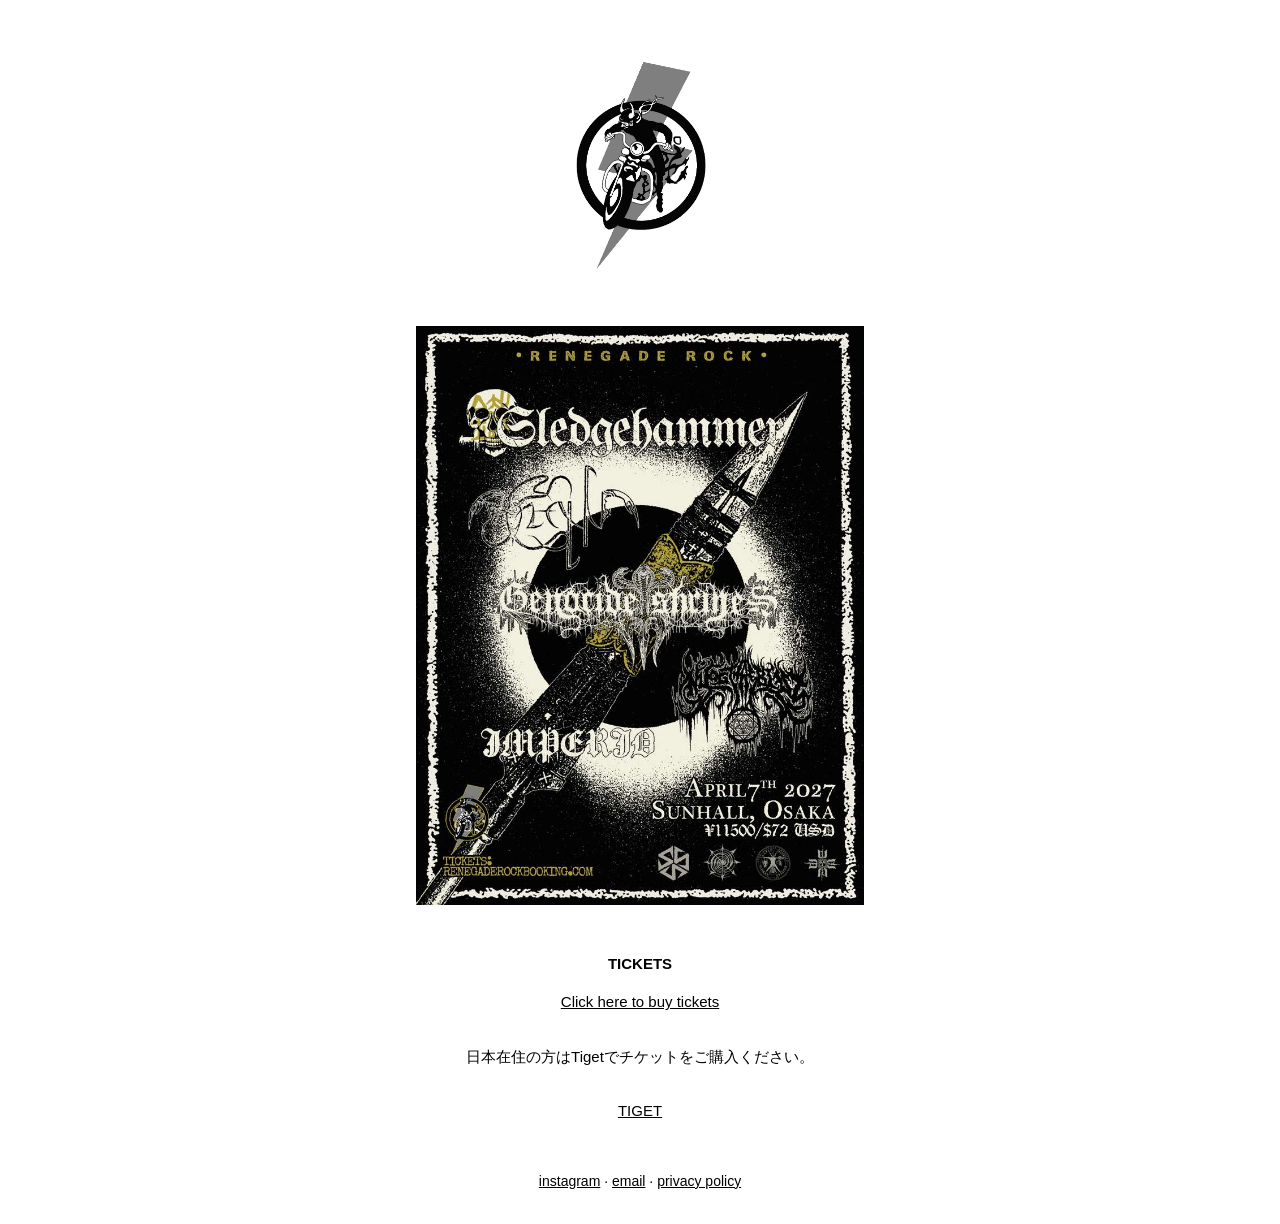
<file: index.html>
<!DOCTYPE html>
<html lang="en">
<head>
  <meta charset="UTF-8">
  <meta name="viewport" content="width=device-width, initial-scale=1.0">
  <!-- EDIT: browser tab title (usually same as event name) -->
  <title>Renegade Rock</title>
  <link rel="icon" href="favicon.png" type="image/png">
  <link rel="stylesheet" href="style.css">
</head>
<body>
  <main>
    <!-- EDIT: header emblem -->
    <img src="emblem.png" alt="Renegade Rock Booking" class="header-logo">

    <!-- EDIT: replace flyer.png with your own image (or change src below) -->
    <img src="flyer.png" alt="Flyer for Renegade Rock" class="flyer">

    <section class="tickets">
      <h2>TICKETS</h2>

      <!-- Ticket Tailor Widget. Paste this into your website where you want the widget to appear. Do not change the code or the widget may not work properly. -->
      <div class="tt-widget"><div class="tt-widget-fallback"><p><a href="https://tickets.renegaderockbooking.com/checkout/new-session/id/8358925/chk/b9d8/?ref=website_widget&show_search_filter=true&show_date_filter=true&show_sort=true" target="_blank">Click here to buy tickets</a><br /></p></div><script src="https://cdn.tickettailor.com/js/widgets/min/widget.js" data-url="https://tickets.renegaderockbooking.com/checkout/new-session/id/8358925/chk/b9d8/?ref=website_widget&show_search_filter=true&show_date_filter=true&show_sort=true" data-type="inline" data-inline-minimal="true" data-inline-show-logo="false" data-inline-bg-fill="true" data-inline-inherit-ref-from-url-param="" data-inline-ref="website_widget"></script></div>
      <!-- End of Ticket Tailor Widget -->

      <p>日本在住の方はTigetでチケットをご購入ください。</p>
      <p><a href="https://tiget.net/events/494856">TIGET</a></p>
    </section>

    <footer>
      <!-- EDIT: social and contact links -->
      <a href="https://instagram.com/renegaderokk">instagram</a>
      ·
      <a href="mailto:webmaster@renegaderockbooking.com">email</a>
      ·
      <a href="privacy.html">privacy policy</a>
    </footer>
  </main>
</body>
</html>
</file>
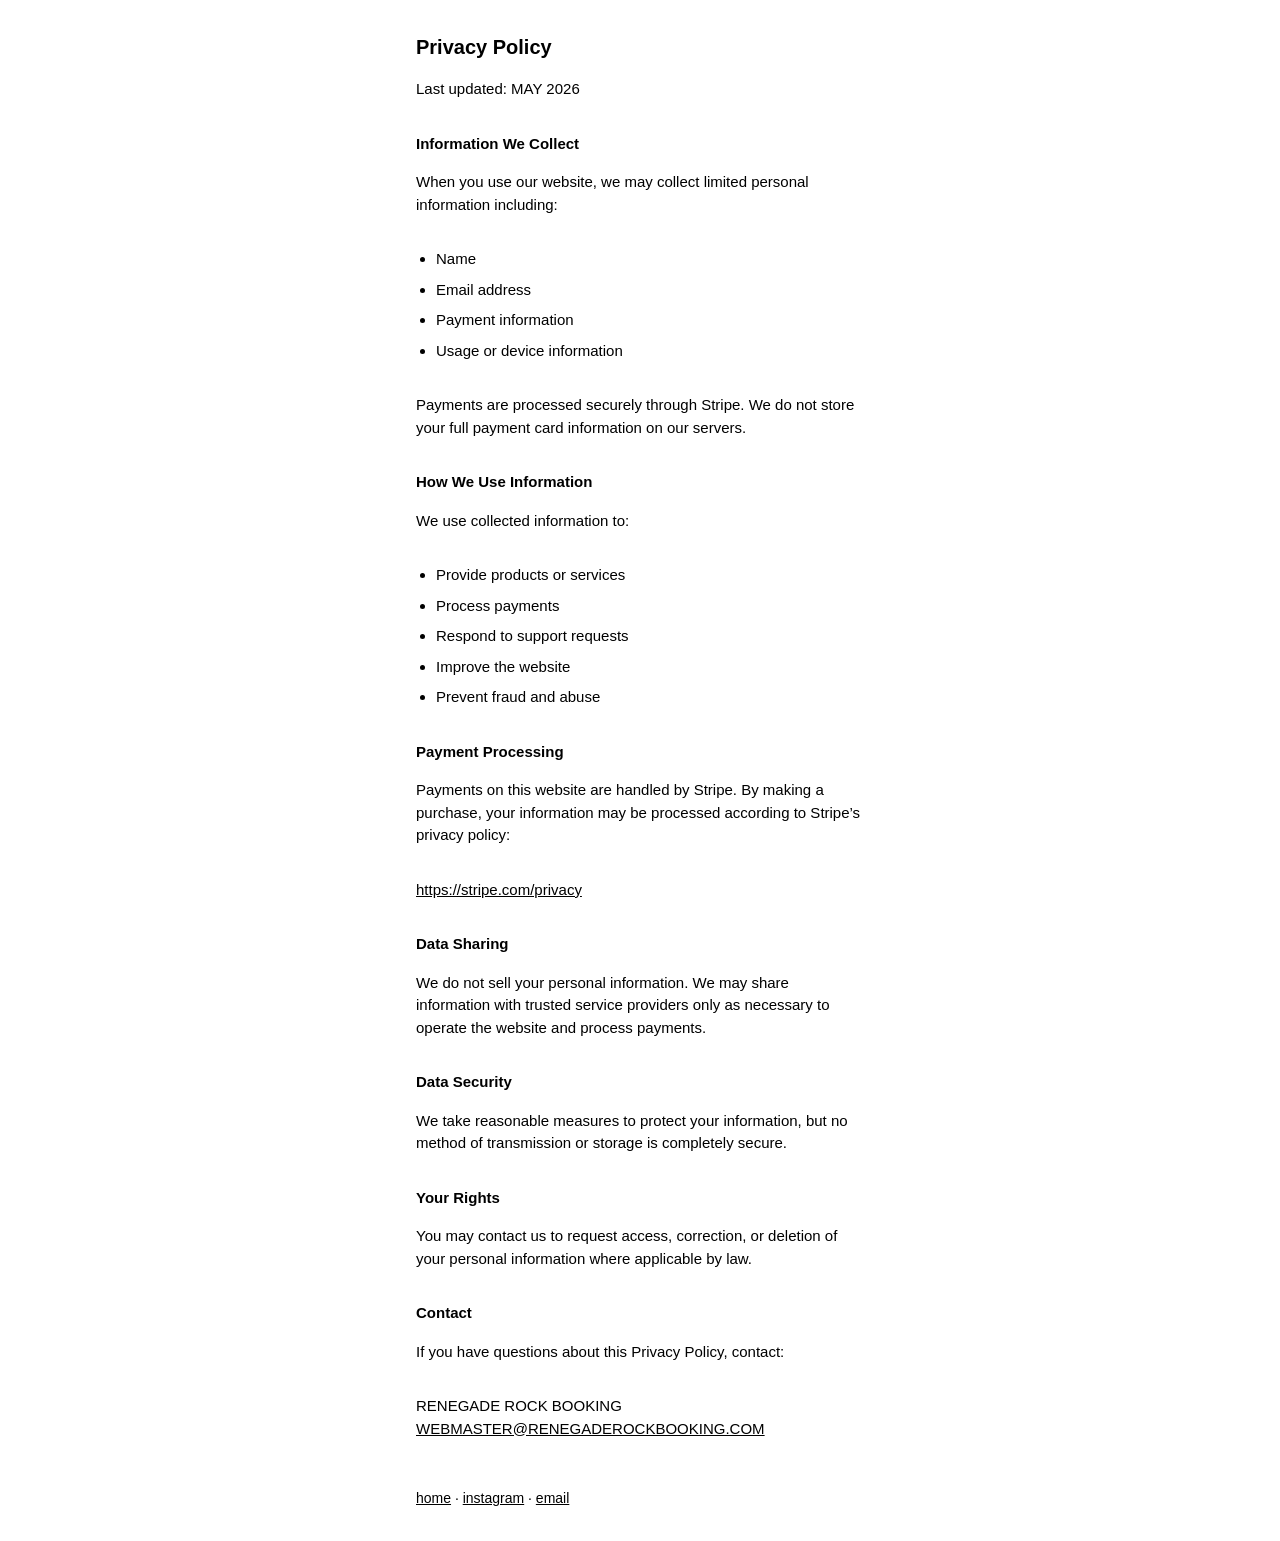
<file: privacy.html>
<!DOCTYPE html>
<html lang="en">
<head>
  <meta charset="UTF-8">
  <meta name="viewport" content="width=device-width, initial-scale=1.0">
  <title>Privacy Policy — Renegade Rock</title>
  <link rel="icon" href="favicon.png" type="image/png">
  <link rel="stylesheet" href="style.css">
</head>
<body>
  <main class="legal">
    <h1>Privacy Policy</h1>

    <p>Last updated: MAY 2026</p>

    <h2>Information We Collect</h2>
    <p>When you use our website, we may collect limited personal information including:</p>
    <ul>
      <li>Name</li>
      <li>Email address</li>
      <li>Payment information</li>
      <li>Usage or device information</li>
    </ul>
    <p>Payments are processed securely through Stripe. We do not store your full payment card information on our servers.</p>

    <h2>How We Use Information</h2>
    <p>We use collected information to:</p>
    <ul>
      <li>Provide products or services</li>
      <li>Process payments</li>
      <li>Respond to support requests</li>
      <li>Improve the website</li>
      <li>Prevent fraud and abuse</li>
    </ul>

    <h2>Payment Processing</h2>
    <p>Payments on this website are handled by Stripe. By making a purchase, your information may be processed according to Stripe’s privacy policy:</p>
    <p><a href="https://stripe.com/privacy">https://stripe.com/privacy</a></p>

    <h2>Data Sharing</h2>
    <p>We do not sell your personal information. We may share information with trusted service providers only as necessary to operate the website and process payments.</p>

    <h2>Data Security</h2>
    <p>We take reasonable measures to protect your information, but no method of transmission or storage is completely secure.</p>

    <h2>Your Rights</h2>
    <p>You may contact us to request access, correction, or deletion of your personal information where applicable by law.</p>

    <h2>Contact</h2>
    <p>If you have questions about this Privacy Policy, contact:</p>
    <p>
      RENEGADE ROCK BOOKING<br>
      <a href="mailto:webmaster@renegaderockbooking.com">WEBMASTER@RENEGADEROCKBOOKING.COM</a>
    </p>

    <footer>
      <a href="index.html">home</a>
      ·
      <a href="https://instagram.com/renegaderokk">instagram</a>
      ·
      <a href="mailto:webmaster@renegaderockbooking.com">email</a>
    </footer>
  </main>
</body>
</html>
</file>
<file: style.css>
body {
  margin: 0;
  background: #fff;
  color: #000;
  font-family: Helvetica, Arial, sans-serif;
  font-size: 15px;
  line-height: 1.5;
}

/* EDIT: content width */
main {
  max-width: 28rem;
  margin: 0 auto;
  padding: 2rem 1.25rem;
  text-align: center;
}

h1 {
  margin: 0 0 1rem;
  font-size: 20px;
  font-weight: bold;
}

h2 {
  margin: 0 0 1rem;
  font-size: 15px;
  font-weight: bold;
}

.legal {
  text-align: left;
}

.legal h2 {
  margin-top: 2rem;
}

.legal ul {
  margin: 0 0 2rem;
  padding-left: 1.25rem;
}

.legal li {
  margin-bottom: 0.5rem;
}

p {
  margin: 0 0 2rem;
}

.header-logo {
  display: block;
  width: 50%;
  max-width: 50%;
  height: auto;
  margin: 0 auto 2rem;
  border: 0;
}

.flyer {
  display: block;
  max-width: 100%;
  height: auto;
  margin: 0 auto 3rem;
  border: 0;
}

.tickets {
  width: 100%;
  margin-bottom: 3rem;
}

.tickets iframe {
  max-width: 100%;
  border: 0;
}

footer {
  margin-top: 3rem;
  font-size: 14px;
}

a {
  color: #000;
}

a:hover {
  text-decoration: underline;
}

@media (max-width: 480px) {
  main {
    padding: 1.5rem 1rem;
  }
}
</file>
